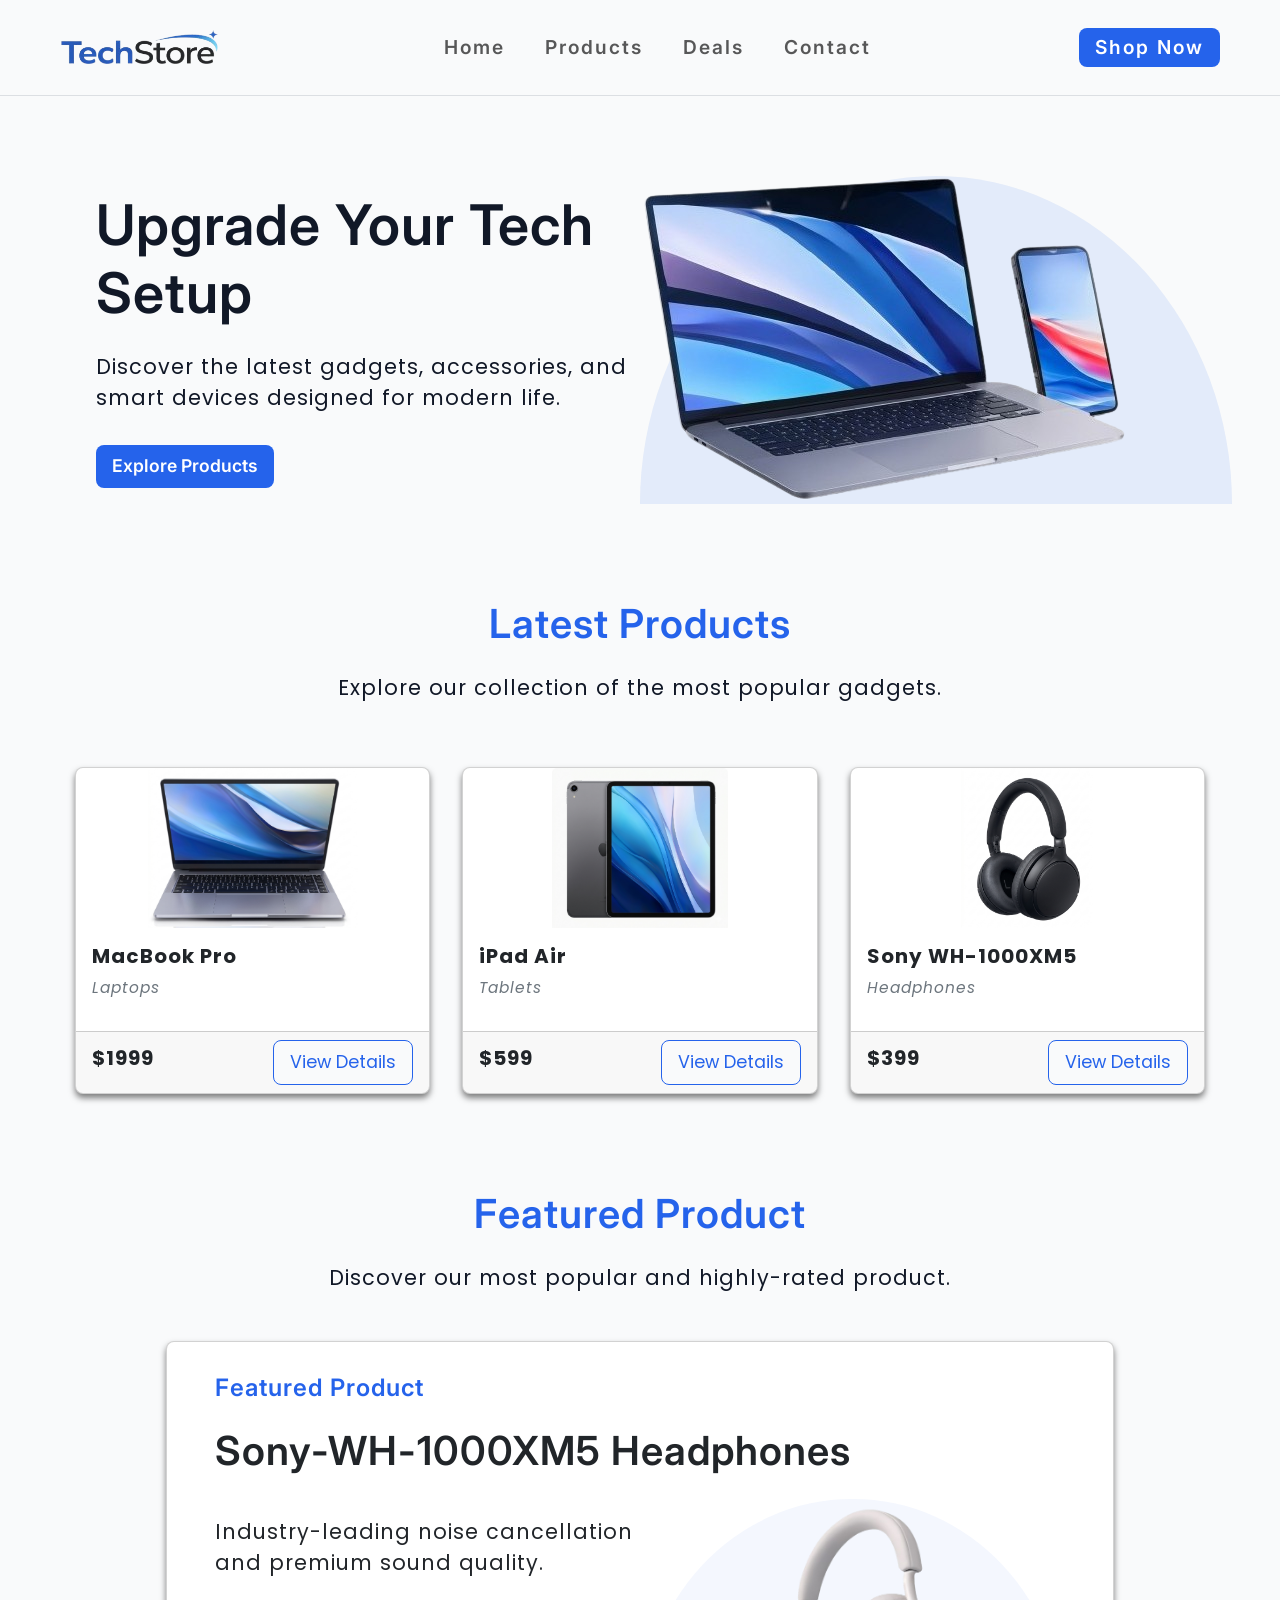
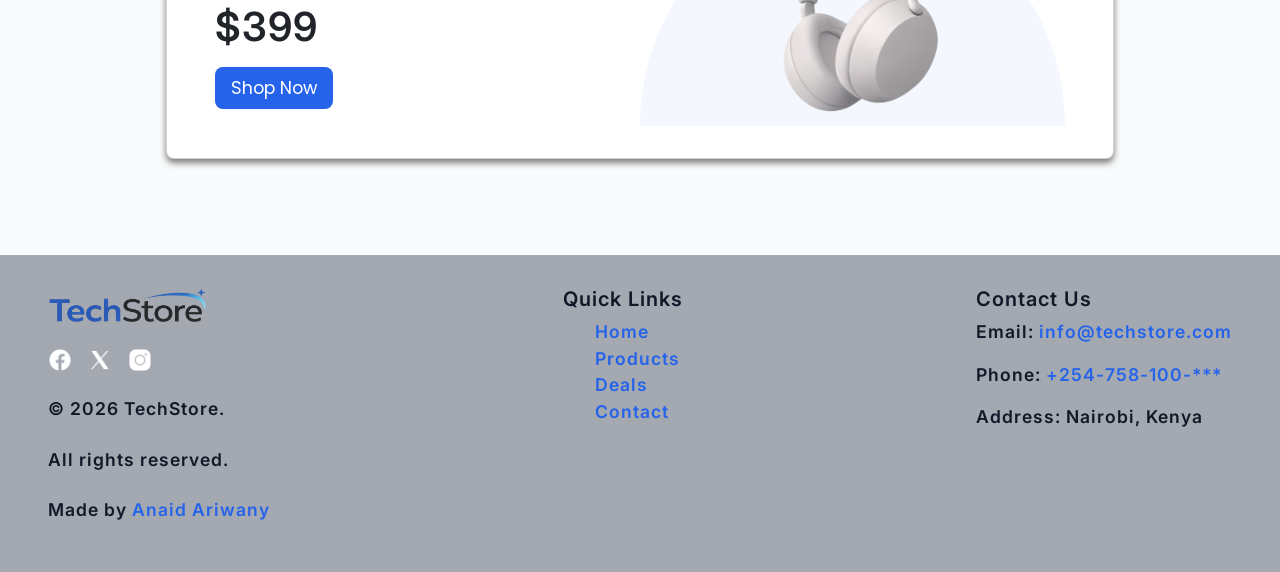
<file: index.html>
<!DOCTYPE html>
<html lang="en">

<head>
    <meta charset="UTF-8">
    <meta name="viewport" content="width=device-width, initial-scale=1.0">
    <title>TechStore</title>

    <!-- favicon -->
    <link rel="icon" href="assets/images/favicon.ico" type="image/x-icon">

    <!-- seo meta tags -->
    <meta name="description"
        content="TechStore is your one-stop shop for the latest and greatest in technology. We offer a wide range of products, from smartphones and laptops to smart home devices and gaming accessories. Our mission is to provide our customers with the best shopping experience possible, with competitive prices, fast shipping, and excellent customer service. Whether you're a tech enthusiast or just looking for the perfect gift, TechStore has something for everyone. Shop with us today and discover the future of technology!">
    <meta name="keywords"
        content="TechStore, technology, gadgets, electronics, smartphones, laptops, smart home devices, gaming accessories, online shopping, tech products">
    <meta name="author" content="Anaid Ariwany">
    <meta name="robots" content="index, follow">

    <!-- open graph meta tags -->
    <meta property="og:title" content="TechStore">
    <meta property="og:description"
        content="TechStore is your one-stop shop for the latest and greatest in technology. We offer a wide range of products, from smartphones and laptops to smart home devices and gaming accessories. Our mission is to provide our customers with the best shopping experience possible, with competitive prices, fast shipping, and excellent customer service. Whether you're a tech enthusiast or just looking for the perfect gift, TechStore has something for everyone. Shop with us today and discover the future of technology!">
    <meta property="og:image" content="https://anaid-ariwany.github.io/TechStore/assets/images/websiteReview.webp">
    <meta property="og:url" content="https://anaid-ariwany.github.io/TechStore/">

    <!-- inter google font -->
    <link rel="preconnect" href="https://fonts.googleapis.com">
    <link rel="preconnect" href="https://fonts.gstatic.com" crossorigin>
    <link href="https://fonts.googleapis.com/css2?family=Inter:opsz,wght@14..32,600&display=swap" rel="stylesheet">

    <!-- poppins google font -->
    <link rel="preconnect" href="https://fonts.googleapis.com">
    <link rel="preconnect" href="https://fonts.gstatic.com" crossorigin>
    <link href="https://fonts.googleapis.com/css2?family=Poppins&display=swap" rel="stylesheet">

    <!-- bootstrap -->
    <link href="https://cdn.jsdelivr.net/npm/bootstrap@5.3.8/dist/css/bootstrap.min.css" rel="stylesheet"
        integrity="sha384-sRIl4kxILFvY47J16cr9ZwB07vP4J8+LH7qKQnuqkuIAvNWLzeN8tE5YBujZqJLB" crossorigin="anonymous">

    <!-- custom css -->
    <link rel="stylesheet" href="style.css">
</head>

<body>

    <header class="fixed-top">
        <nav class="navbar  navbar-expand-md">
            <div class="container-fluid">
                <a class="navbar-brand" href="index.html"><img src="assets/images/logo.webp" alt="logo"
                        class="logo"></a>
                <button class="navbar-toggler" type="button" data-bs-toggle="collapse" data-bs-target="#navbarNav"
                    aria-controls="navbarNav" aria-expanded="false" aria-label="Toggle navigation">
                    <span class="navbar-toggler-icon"></span>
                </button>

                <div class="collapse navbar-collapse justify-content-end" id="navbarNav">
                    <ul class="navbar-nav">
                        <li class="nav-item">
                            <a class="nav-link inter-heading" href="index.html">Home</a>
                        </li>
                        <li class="nav-item">
                            <a class="nav-link inter-heading" href="pages/products.html">Products</a>
                        </li>
                        <li class="nav-item">
                            <a class="nav-link inter-heading" href="pages/products.html">Deals</a>
                        </li>
                        <li class="nav-item">
                            <a class="nav-link inter-heading" href="#footer">Contact</a>
                        </li>
                    </ul>
                </div>

                <div class="collapse navbar-collapse justify-content-end" id="navbarNav">
                    <ul class="navbar-nav">
                        <li class="nav-item">
                            <a id="nav-button" class="nav-link inter-heading" href="pages/products.html">Shop Now</a>
                        </li>
                    </ul>
                </div>

            </div>
        </nav>
    </header>

    <main>

        <!-- hero section -->
        <section class="row gx-0 heroSection">

            <!-- left div -->
            <div class="col-sm-6 heroLeftDiv">
                <h1 class="display-4 inter-heading">Upgrade Your Tech Setup</h1>
                <p>Discover the latest gadgets, accessories, and smart devices designed for modern life.</p>
                <button class="blueButton inter-heading" onclick="location.href='pages/products.html'">Explore
                    Products</button>
            </div>

            <!-- right div -->
            <div class="col-sm-6 heroRightDiv">
                <img fetchpriority="high" loading="eager" src="assets/images/heroImage.webp" alt="heroImage"
                    class="img-fluid heroImage">
            </div>

        </section>

        <!-- latest products sections -->
        <section class="productSection">
            <h3 class="display-6 inter-heading">Latest Products</h3>
            <p>Explore our collection of the most popular gadgets.</p>

            <div class="cardsDiv"></div>
        </section>

        <!-- featured section -->
        <section class="featuredProductSection">
            <h3 class="display-6 inter-heading">Featured Product</h3>
            <p>Discover our most popular and highly-rated product.</p>

            <!-- card -->
            <div class="card">
                <h4 class="inter-heading">Featured Product</h4>
                <h1 class="inter-heading">Sony-WH-1000XM5 Headphones</h1>

                <div class="bottomCard">
                    <!-- left div -->
                    <div class="cardLeftDiv">
                        <p>Industry-leading noise cancellation and premium sound quality.</p>
                        <h1 class="inter-heading">$399</h1>
                        <button class="blueButton" onclick="location.href='pages/products.html'">Shop Now</button>
                    </div>


                    <!-- right div -->
                    <div class="cardRightDiv">
                        <img loading="lazy" src="assets/images/whiteHeadset.webp" alt="whiteHeadset"
                            class="img-fluid whiteHeadset">
                    </div>
                </div>

            </div>
        </section>

    </main>

    <footer id="footer">

        <!-- left div -->
        <div class="footerLeftDiv">
            <img src="assets/images/logo.webp" alt="logo" class="logo">

            <div class="iconDiv">
                <img src="assets/icons/facebook.webp" alt="facebook" class="icon">
                <img src="assets/icons/twitter.webp" alt="twitter" class="icon">
                <img src="assets/icons/instagram.webp" alt="instagram" class="icon">
            </div>

            <p class="inter-heading">&copy; 2026 TechStore.</p>
            <p class="inter-heading">All rights reserved.</p>

            <p class="inter-heading">Made by <a class="inter-heading" href="https://github.com/Anaid-Ariwany"
                    target="_blank" rel="noopener noreferrer">Anaid
                    Ariwany</a></p>
        </div>

        <!-- middle div -->
        <div class="footerMiddleDiv">
            <h5 class="inter-heading">Quick Links</h5>
            <ul>
                <li><a class="inter-heading" href="index.html">Home</a></li>
                <li><a class="inter-heading" href="pages/products.html">Products</a></li>
                <li><a class="inter-heading" href="pages/products.html">Deals</a></li>
                <li><a class="inter-heading" href="#footer">Contact</a></li>
            </ul>
        </div>

        <!-- right div -->
        <div class="footerRightDiv">
            <h5 class="inter-heading">Contact Us</h5>
            <p class="inter-heading">Email: <a href="mailto:info@techstore.com">info@techstore.com</a></p>
            <p class="inter-heading">Phone: <a href="tel:+254758100569">+254-758-100-***</a></p>
            <p class="inter-heading">Address: Nairobi, Kenya</p>
        </div>

    </footer>


    <div class="modal" tabindex="-1">
        <div class="modal-dialog">
            <div class="modal-content">
                <div class="modal-header">
                    <h3 class="modal-title inter-heading">Modal title</h3>
                    <button type="button" class="btn-close" data-bs-dismiss="modal" aria-label="Close"></button>
                </div>
                <div class="modal-body">
                    <p>Modal body text goes here.</p>
                </div>
                <div class="modal-footer">
                    <button type="button" class="btn blueButton" data-bs-dismiss="modal">Close</button>
                </div>
            </div>
        </div>
    </div>

    <!-- javascript file -->
    <script src="index.js"></script>

    <!-- bootstrap -->
    <script src="https://cdn.jsdelivr.net/npm/bootstrap@5.3.8/dist/js/bootstrap.bundle.min.js"
        integrity="sha384-FKyoEForCGlyvwx9Hj09JcYn3nv7wiPVlz7YYwJrWVcXK/BmnVDxM+D2scQbITxI"
        crossorigin="anonymous"></script>
</body>

</html>
</file>
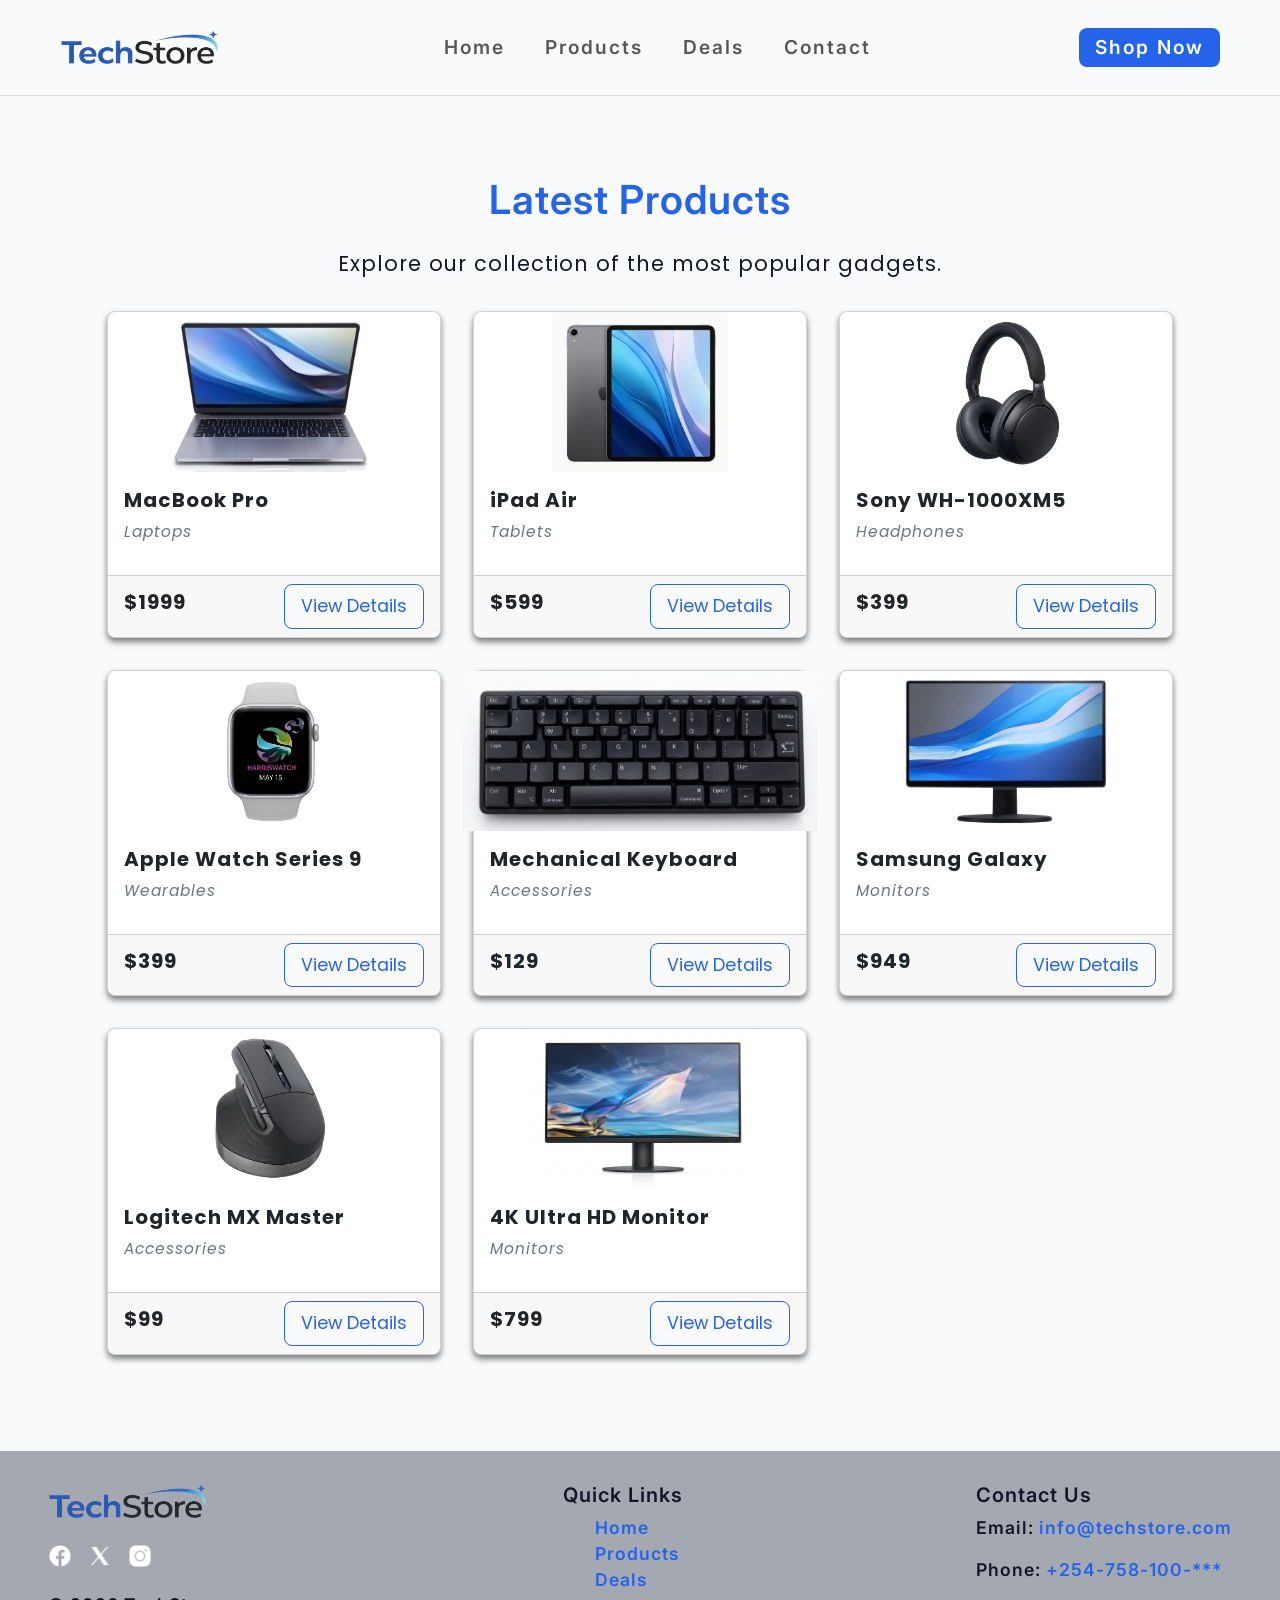
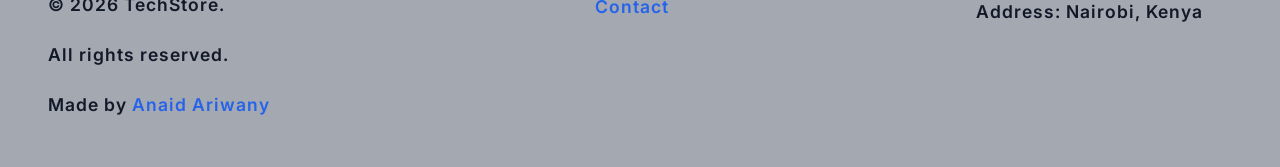
<file: pages/products.html>
<!DOCTYPE html>
<html lang="en">

<head>
    <meta charset="UTF-8">
    <meta name="viewport" content="width=device-width, initial-scale=1.0">
    <title>Products - TechStore</title>

    <!-- favicon -->
    <link rel="icon" href="../assets/images/favicon.ico" type="image/x-icon">

    <!-- seo meta tags -->
    <meta name="description"
        content="TechStore is your one-stop shop for the latest and greatest in technology. We offer a wide range of products, from smartphones and laptops to smart home devices and gaming accessories. Our mission is to provide our customers with the best shopping experience possible, with competitive prices, fast shipping, and excellent customer service. Whether you're a tech enthusiast or just looking for the perfect gift, TechStore has something for everyone. Shop with us today and discover the future of technology!">
    <meta name="keywords"
        content="TechStore, technology, gadgets, electronics, smartphones, laptops, smart home devices, gaming accessories, online shopping, tech products">
    <meta name="author" content="Anaid Ariwany">
    <meta name="robots" content="index, follow">

    <!-- open graph meta tags -->
    <meta property="og:title" content="TechStore">
    <meta property="og:description"
        content="TechStore is your one-stop shop for the latest and greatest in technology. We offer a wide range of products, from smartphones and laptops to smart home devices and gaming accessories. Our mission is to provide our customers with the best shopping experience possible, with competitive prices, fast shipping, and excellent customer service. Whether you're a tech enthusiast or just looking for the perfect gift, TechStore has something for everyone. Shop with us today and discover the future of technology!">
    <meta property="og:image" content="https://anaid-ariwany.github.io/TechStore/assets/images/websiteReview.webp">
    <meta property="og:url" content="https://anaid-ariwany.github.io/TechStore/">

    <!-- inter google font -->
    <link rel="preconnect" href="https://fonts.googleapis.com">
    <link rel="preconnect" href="https://fonts.gstatic.com" crossorigin>
    <link href="https://fonts.googleapis.com/css2?family=Inter:opsz,wght@14..32,600&display=swap" rel="stylesheet">

    <!-- poppins google font -->
    <link rel="preconnect" href="https://fonts.googleapis.com">
    <link rel="preconnect" href="https://fonts.gstatic.com" crossorigin>
    <link href="https://fonts.googleapis.com/css2?family=Poppins&display=swap" rel="stylesheet">

    <!-- bootstrap -->
    <link href="https://cdn.jsdelivr.net/npm/bootstrap@5.3.8/dist/css/bootstrap.min.css" rel="stylesheet"
        integrity="sha384-sRIl4kxILFvY47J16cr9ZwB07vP4J8+LH7qKQnuqkuIAvNWLzeN8tE5YBujZqJLB" crossorigin="anonymous">

    <!-- custom css -->
    <link rel="stylesheet" href="../style.css">
    <link rel="stylesheet" href="products.css">
</head>

<body>

    <header class="fixed-top">
        <nav class="navbar  navbar-expand-md">
            <div class="container-fluid">
                <a class="navbar-brand" href="../index.html"><img src="../assets/images/logo.webp" alt="logo"
                        class="logo"></a>
                <button class="navbar-toggler" type="button" data-bs-toggle="collapse" data-bs-target="#navbarNav"
                    aria-controls="navbarNav" aria-expanded="false" aria-label="Toggle navigation">
                    <span class="navbar-toggler-icon"></span>
                </button>

                <div class="collapse navbar-collapse justify-content-end" id="navbarNav">
                    <ul class="navbar-nav">
                        <li class="nav-item">
                            <a class="nav-link inter-heading" href="../index.html">Home</a>
                        </li>
                        <li class="nav-item">
                            <a class="nav-link inter-heading" href="products.html">Products</a>
                        </li>
                        <li class="nav-item">
                            <a class="nav-link inter-heading" href="products.html">Deals</a>
                        </li>
                        <li class="nav-item">
                            <a class="nav-link inter-heading" href="#">Contact</a>
                        </li>
                    </ul>
                </div>

                <div class="collapse navbar-collapse justify-content-end" id="navbarNav">
                    <ul class="navbar-nav">
                        <li class="nav-item">
                            <a id="nav-button" class="nav-link inter-heading" href="products.html">Shop Now</a>
                        </li>
                    </ul>
                </div>

            </div>
        </nav>
    </header>

    <main>
        <section class="productSection">
            <h3 class="display-6 inter-heading">Latest Products</h3>
            <p>Explore our collection of the most popular gadgets.</p>

            <div class="cardDiv"></div>
        </section>
    </main>

    <footer>

        <!-- left div -->
        <div class="footerLeftDiv">
            <img src="../assets/images/logo.webp" alt="logo" class="logo">

            <div class="iconDiv">
                <img src="../assets/icons/facebook.webp" alt="facebook" class="icon">
                <img src="../assets/icons/twitter.webp" alt="twitter" class="icon">
                <img src="../assets/icons/instagram.webp" alt="instagram" class="icon">
            </div>

            <p class="inter-heading">&copy; 2026 TechStore.</p>
            <p class="inter-heading">All rights reserved.</p>

            <p class="inter-heading">Made by <a class="inter-heading" href="https://github.com/Anaid-Ariwany"
                    target="_blank" rel="noopener noreferrer">Anaid
                    Ariwany</a></p>
        </div>

        <!-- middle div -->
        <div class="footerMiddleDiv">
            <h5 class="inter-heading">Quick Links</h5>
            <ul>
                <li><a class="inter-heading" href="../index.html">Home</a></li>
                <li><a class="inter-heading" href="products.html">Products</a></li>
                <li><a class="inter-heading" href="products.html">Deals</a></li>
                <li><a class="inter-heading" href="#">Contact</a></li>
            </ul>
        </div>

        <!-- right div -->
        <div class="footerRightDiv">
            <h5 class="inter-heading">Contact Us</h5>
            <p class="inter-heading">Email: <a href="mailto:info@techstore.com">info@techstore.com</a></p>
            <p class="inter-heading">Phone: <a href="tel:+254758100569">+254-758-100-***</a></p>
            <p class="inter-heading">Address: Nairobi, Kenya</p>
        </div>

    </footer>

    <div class="modal" tabindex="-1">
        <div class="modal-dialog">
            <div class="modal-content">
                <div class="modal-header">
                    <h3 class="modal-title inter-heading">Modal title</h3>
                    <button type="button" class="btn-close" data-bs-dismiss="modal" aria-label="Close"></button>
                </div>
                <div class="modal-body">
                    <p>Modal body text goes here.</p>
                </div>
                <div class="modal-footer">
                    <button type="button" class="btn blueButton" data-bs-dismiss="modal">Close</button>
                </div>
            </div>
        </div>
    </div>

    <!-- javascript file -->
    <script src="app.js"></script>

    <!-- bootstrap -->
    <script src="https://cdn.jsdelivr.net/npm/bootstrap@5.3.8/dist/js/bootstrap.bundle.min.js"
        integrity="sha384-FKyoEForCGlyvwx9Hj09JcYn3nv7wiPVlz7YYwJrWVcXK/BmnVDxM+D2scQbITxI"
        crossorigin="anonymous"></script>

</body>

</html>
</file>
<file: style.css>
/* 
Primary: #2563EB
Dark: #111827
Gray: #6B7280
Background: #F9FAFB
Card White: #FFFFFF
*/

.inter-heading {
    font-family: "Inter", sans-serif;
    font-optical-sizing: auto;
    font-weight: 600;
    font-style: normal;
}

body {
    margin: 0;
    font-family: "Poppins", sans-serif;
    font-weight: 400;
    font-style: normal;
    font-size: 1.1rem;
    background-color: #F9FAFB;
    color: #111827;
    line-height: 1.5;
    letter-spacing: 1px;
}

main {
    margin-top: 8rem;
    padding: 0 3rem;
}

.card {
    background-color: #FFFFFF;
    border-radius: 0.5rem;
    box-shadow: 0 4px 6px rgba(0, 0, 0, 0.5);
}

.blueButton {
    padding: 0.5rem 1rem;
    background-color: #2563EB;
    color: #FFFFFF;
    border-radius: 0.5rem;
    border: none;
    width: fit-content;
}

.blueButton:hover {
    transform: scale(1.05);
}

.blockquote-footer {
    padding-top: 1rem;
}

.blockquote-footer::before {
    content: "";
}

.whiteButton {
    padding: 0.5rem 1rem;
    background-color: #F9FAFB;
    color: #2563EB;
    border-radius: 0.5rem;
    border: 1px solid #2563EB;
    width: fit-content;
}

.whiteButton:hover {
    transform: scale(1.05);
}

/* ##### navbar styling #####*/
header {
    padding: 1rem 3rem;
    background-color: #F9FAFB;
    border-bottom: 1px solid rgb(107, 114, 128, 0.2);
}

.logo {
    width: 10rem;
    height: auto;
}

.navbar-nav {
    gap: 1.5rem;
}

.nav-link {
    font-size: 1.2rem;
    letter-spacing: 2px;
}

.nav-link:hover {
    color: #2563EB;
    transform: scale(1.05);
}

#nav-button {
    padding: 0.3rem 1rem;
    background-color: #2563EB;
    color: #FFFFFF !important;
    border-radius: 0.5rem;
    border: none;
    width: fit-content;
}

#nav-button:hover {
    background-color: #2563EB;
    color: #FFFFFF !important;
    transform: scale(1.05);
}


/* ##### hero sectionstyling #####*/
.heroSection {
    padding: 3rem 0;
}

.heroLeftDiv {
    padding-left: 3rem;
    display: flex;
    flex-direction: column;
    justify-content: center;
    gap: 1rem;
}

.heroLeftDiv p,
.productSection p,
.featuredProductSection p {
    font-size: 1.3rem;
}

.heroImage {
    min-width: 80%;
    height: auto;
}

.heroRightDiv {
    display: flex;
    align-items: flex-end;
    background-color: rgb(37, 99, 235, 0.1);
    border-top-left-radius: 50% 100%;
    border-top-right-radius: 50% 100%;
}


/* ##### latest products section styling #####*/
.productSection,
.featuredProductSection {
    padding: 3rem 0;
    display: flex;
    flex-direction: column;
    align-items: center;
    justify-content: center;
    gap: 1rem;
}

.cardsDiv {
    padding-top: 2rem;
    display: flex;
    justify-content: center;
    flex-wrap: nowrap;
    gap: 2rem;
    width: 100%
}

.cardsDiv>.card {
    display: flex;
    width: 30%;
}

.productSection h3,
.featuredProductSection h3 {
    color: #2563EB;
}

.card-footer {
    display: flex;
    justify-content: space-between;
    align-items: center;
}

.card-body h5,
.card-footer h5 {
    font-weight: bold;
}

.card-imageDiv {
    display: flex;
    justify-content: center;
}

.card-img-top,
.modal-img {
    width: auto;
    height: 10rem;
}

/* ##### featured product section styling #####*/
.featuredProductSection>.card {
    margin-top: 1rem;
    width: 80%;
    padding: 2rem 3rem;
    display: flex;
    flex-direction: column;
    gap: 1rem;
}

.featuredProductSection>.card h4 {
    color: #2563EB;
}

.bottomCard {
    display: flex;
    flex-wrap: wrap;
}

.cardLeftDiv,
.cardRightDiv {
    width: 50%;
}

.cardLeftDiv {
    display: flex;
    flex-direction: column;
    gap: 0.5rem;
    justify-content: center;
}

.cardRightDiv {
    display: flex;
    justify-content: center;
    align-items: flex-end;
    background-color: rgb(37, 99, 235, 0.05);
    border-top-left-radius: 50% 100%;
    border-top-right-radius: 50% 100%;
}

.whiteHeadset {
    width: 50%;
    height: auto;
}

/* ##### footer styling #####*/
footer {
    background-color: rgb(107, 114, 128, 0.6);
    color: #111827;
    display: flex;
    justify-content: space-between;
    padding: 2rem 3rem;
    margin-top: 3rem;
}

.footerLeftDiv {
    display: flex;
    flex-direction: column;
    flex-wrap: wrap;
    gap: 0.5rem;
}

.iconDiv {
    display: flex;
    gap: 1rem;
    padding: 1rem 0;
}

.icon {
    width: 1.5rem;
    height: auto;
    filter: invert(100%) sepia(100%) grayscale(100%) brightness(200%);
}

.icon:hover {
    transform: scale(1.5);
}

footer li {
    list-style: none;
}

footer a {
    color: #2563EB;
    text-decoration: none;
}

/* ############### responsive design ###############*/
/* screens above 768px and below 883px */
@media (min-width:768px) and (max-width:883px) {
    header {
        padding: 1rem;
    }

    .navbar-nav {
        gap: 0;
    }

    #nav-button {
        padding: 0.3rem 0.5rem;
    }

    footer {
        padding: 1rem;
    }

    .heroRightDiv {
        border-top-left-radius: 80% 100%;
        border-top-right-radius: 80% 100%;
    }
}

/* screens above 768px and below 992px */
@media (min-width:768px) and (max-width:992px) {
    main {
        padding: 0 1rem;
    }

    .heroLeftDiv p {
        font-size: 1.2rem;
    }

    .cardsDiv {
        gap: 1rem;
    }

    .featuredProductSection>.card {
        width: 90%;
    }

    .whiteHeadset {
        width: 65%;
        height: auto;
    }
}

/* screens above 576px and below 768px */
@media (min-width:576px) and (max-width:768px) {
    main {
        padding: 0 1rem;
    }

    .heroLeftDiv {
        padding-left: 0;
        gap: 0.5rem;
    }

    .heroLeftDiv p,
    .productSection p,
    .featuredProductSection p {
        font-size: 1.1rem;
    }

    .heroImage {
        min-width: 100%;
    }

    .heroRightDiv,
    .cardRightDiv {
        border-top-left-radius: 80% 100%;
        border-top-right-radius: 80% 100%;
    }

    .cardsDiv {
        gap: 0.5rem;
        padding: 0;
    }

    .featuredProductSection>.card {
        width: 100%;
        margin-top: 0;
    }

    .whiteHeadset {
        width: 80%;
        height: auto;
    }

    .footerMiddleDiv {
        display: none;
    }
}

/* screens below 576px */
@media (max-width:576px) {
    main {
        padding: 0 1rem;
    }

    .heroLeftDiv {
        padding-left: 0;
        gap: 0.5rem;
        text-align: center;
        align-items: center;
        padding-bottom: 2rem;
    }

    .heroImage {
        min-width: 50%;
    }

    .heroRightDiv,
    .cardRightDiv {
        border-top-left-radius: 80% 100%;
        border-top-right-radius: 80% 100%;
    }

    .heroLeftDiv p,
    .productSection p,
    .featuredProductSection p {
        font-size: 1.1rem;
    }

    .productSection p,
    .featuredProductSection p {
        text-align: center;
    }

    .cardLeftDiv p {
        text-align: left;
    }

    .heroImage {
        min-width: 100%;
    }

    .heroRightDiv,
    .cardRightDiv {
        border-top-left-radius: 80% 100%;
        border-top-right-radius: 80% 100%;
    }

    .heroSection,
    .productSection {
        padding: 2rem 0;
    }

    .cardsDiv {
        flex-wrap: wrap;
        gap: 1rem;
        padding: 0;
    }

    .cardsDiv>.card {
        width: 15rem;
    }

    .featuredProductSection>.card {
        width: 100%;
        margin-top: 0;
    }

    .whiteHeadset {
        width: 80%;
        height: auto;
    }

    .footerMiddleDiv {
        display: none;
    }

    footer {
        padding: 1rem;
    }
}

/* screens below 503px */
@media (max-width:503px) {
    footer {
        flex-direction: column;
        align-items: center;
        gap: 1rem;
        text-align: center;
    }

    .iconDiv {
        justify-content: center;
    }
}

/* screens below 528px */
@media (max-width:528px) {
    header {
        padding: 1rem;
    }

    .cardsDiv {
        gap: 2rem;
    }

    .cardsDiv>.card {
        width: 80%;
    }

    .featuredProductSection>.card h1,
    .featuredProductSection>.card h4 {
        text-align: center;
    }

    .bottomCard {
        flex-direction: column;
        gap: 1rem;
    }

    .cardLeftDiv,
    .cardRightDiv {
        width: 100%;
        justify-content: center;
        align-items: center;
    }

    .heroRightDiv {
        border-top-left-radius: 80% 100%;
        border-top-right-radius: 80% 100%;
    }

    .whiteHeadset {
        width: 60%;
        height: auto;
    }
}
</file>
<file: pages/products.css>
.cardDiv {
    display: grid;
    /* make 3 columns */
    grid-template-columns: repeat(3, 1fr);
    gap: 2rem;
    width: 90%;
}

.cardDiv>.card {
    width: 100%;
}


/* ############### responsive design ###############*/
/* screens below 992px */
@media (max-width: 992px) {
    .productSection {
        padding: 0;
    }

    .cardDiv {
        width: 95%;
        gap: 1rem;
    }
}

/* screens below 768px */
@media (max-width: 768px) {
    main {
        padding: 1rem;
    }

    .productSection {
        padding: 0;
    }

    .cardDiv {
        width: 100%;
        gap: 0.8rem;
    }
}

/* screens below 576px */
@media (max-width: 576px) {
    .cardDiv {
        /* make 2 columns */
        grid-template-columns: repeat(2, 1fr);
    }
}

/* screens below 450px */
@media (max-width: 450px) {
    .cardDiv {
        /* make 1 columns */
        grid-template-columns: repeat(1, 1fr);
    }
}
</file>
